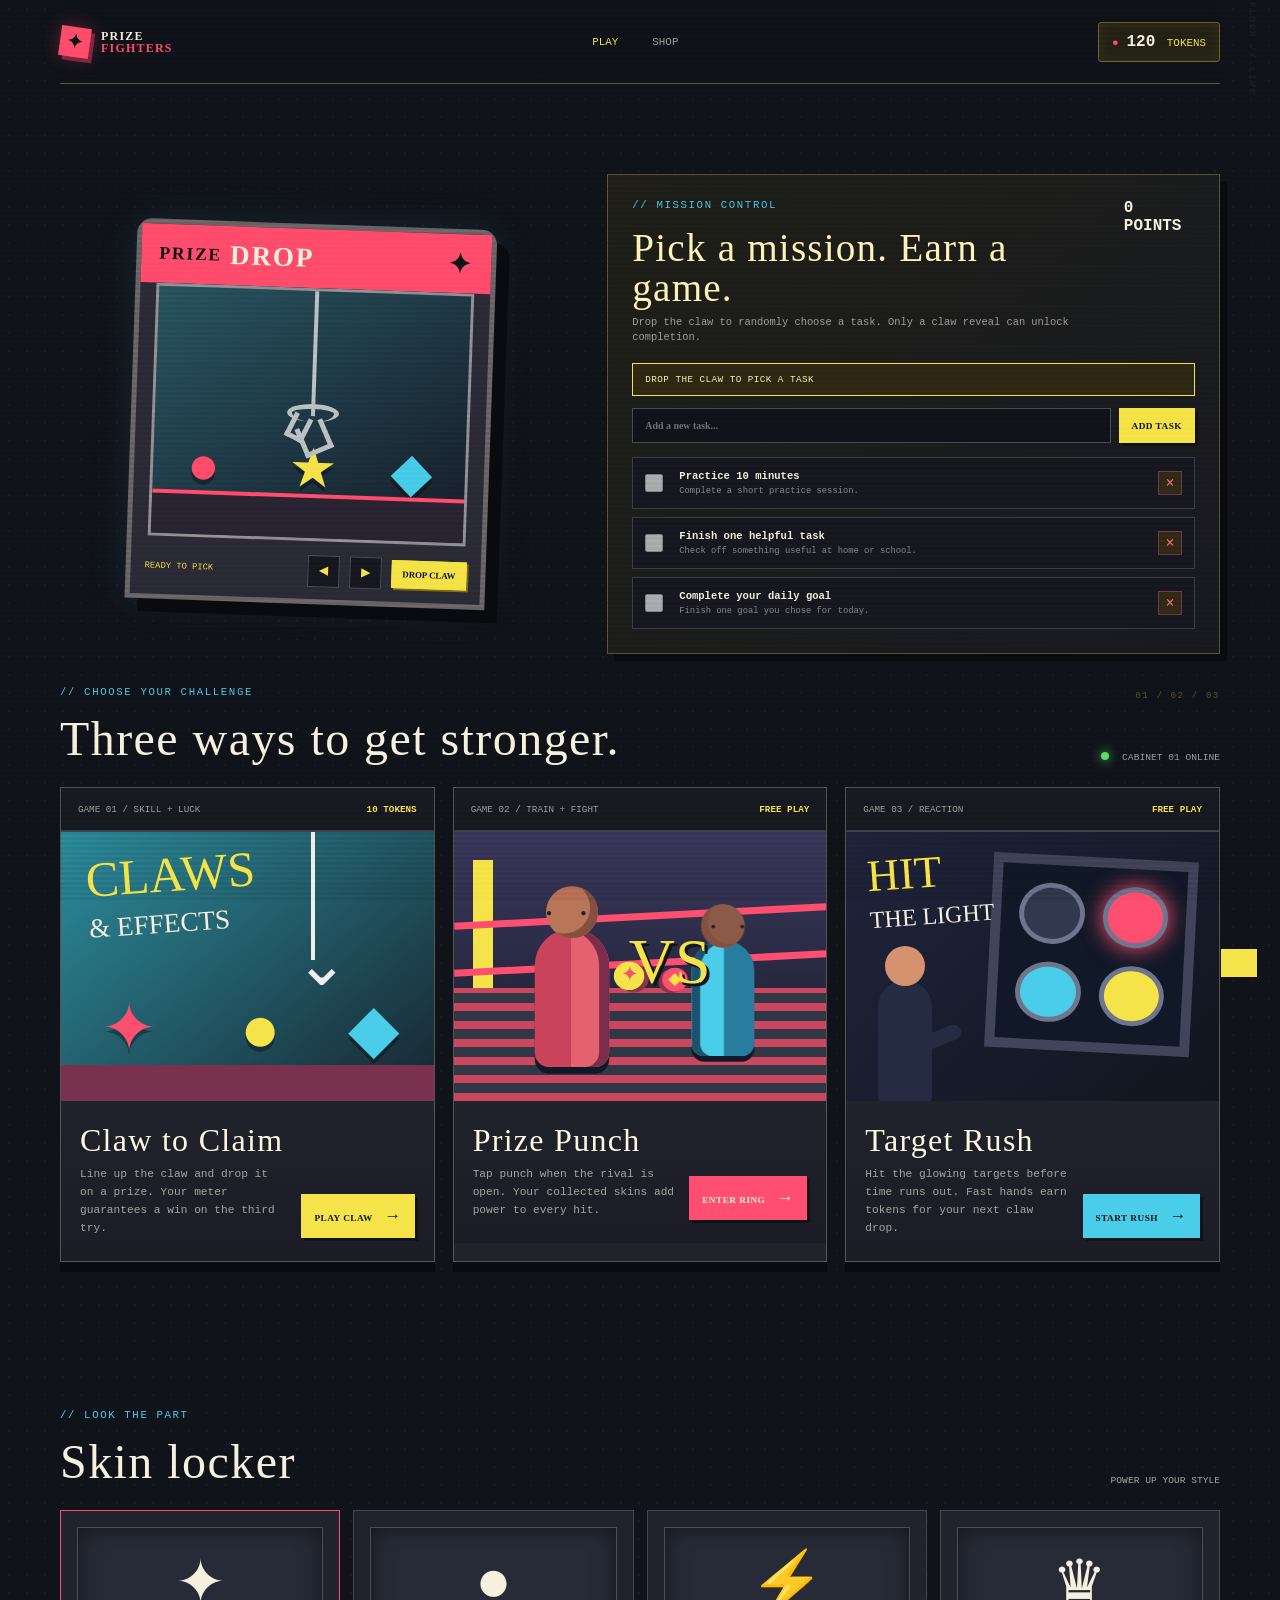
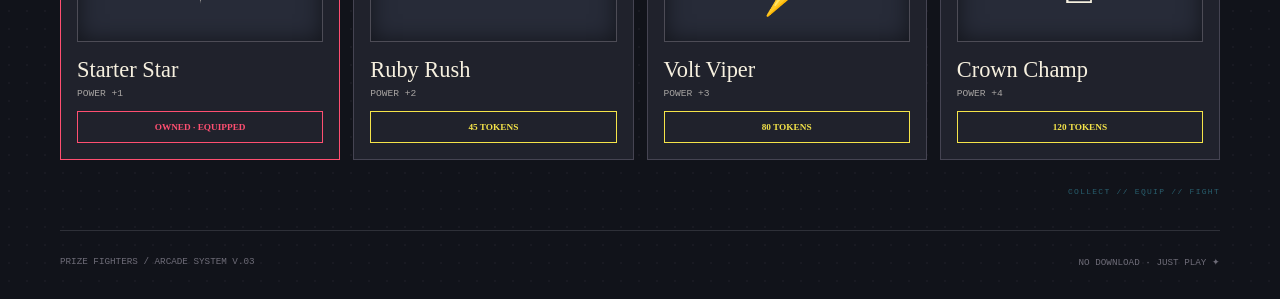
<file: index.html>
<!doctype html>
<html lang="en">
<head><meta charset="utf-8"><meta name="viewport" content="width=device-width, initial-scale=1"><title>PRIZE FIGHTERS // Arcade</title><link rel="stylesheet" href="styles.css"><link rel="stylesheet" href="character-overrides.css"><link rel="stylesheet" href="boxing-arena.css"><link rel="stylesheet" href="boxing-realism.css"><link rel="stylesheet" href="skin-selector.css"><link rel="stylesheet" href="arena-controls.css"><link rel="stylesheet" href="fair-fight.css"><link rel="stylesheet" href="boxing-modes.css"><link rel="stylesheet" href="human-boxers.css"><link rel="stylesheet" href="menu-polish.css"><link rel="stylesheet" href="todo-rewards.css"><link rel="stylesheet" href="first-person-3d.css"><link rel="stylesheet" href="claw-task-machine.css"></head>
<body><div class="scanlines"></div><header class="topbar"><a class="brand" href="#top"><span class="brand-mark">✦</span><span>PRIZE<br><b>FIGHTERS</b></span></a><nav><a class="nav-link active" href="#games">PLAY</a><a class="nav-link" href="#how">HOW IT WORKS</a><a class="nav-link" href="#shop">SHOP</a></nav><div class="wallet"><span>●</span><b id="coinCount">120</b> TOKENS</div></header>
<main id="top"><section class="hero wrap"><div class="hero-copy"><p class="eyebrow">// WELCOME TO THE RING</p><h1>WIN<br><em>THE PRIZE.</em></h1><p class="lede">Play skill games, train your fighter, and collect prizes. Every win makes your next round stronger.</p><button class="button hot" data-scroll="games">ENTER THE ARCADE <span>→</span></button></div><div class="hero-machine"><div class="machine-top"><span>PRIZE</span><b>DROP</b><i>✦</i></div><div class="machine-glass"><div class="claw claw-hero"><span></span><i></i></div><div class="toy toy-red">●</div><div class="toy toy-yellow">★</div><div class="toy toy-blue">◆</div><div class="machine-floor"></div></div><div class="machine-base"><span>INSERT TOKEN</span><b>▶</b></div></div></section>
<section id="games" class="wrap games-section"><div class="section-head"><div><p class="eyebrow">// CHOOSE YOUR CHALLENGE</p><h2>Three ways to get stronger.</h2></div><span class="status-pill"><i></i> CABINET 01 ONLINE</span></div><div class="game-grid">
<article class="game-card claw-card"><div class="card-top"><span>GAME 01 / SKILL + LUCK</span><b>10 TOKENS</b></div><div class="card-art claw-art"><div class="art-sign">CLAWS<br><em>&amp; EFFECTS</em></div><div class="mini-claw"><span></span></div><div class="prize prize-a">✦</div><div class="prize prize-b">●</div><div class="prize prize-c">◆</div><div class="art-floor"></div></div><div class="card-content"><div><h3>Claw to Claim</h3><p>Line up the claw and drop it on a prize. Your meter guarantees a win on the third try.</p></div><button class="button small" data-game="claw">PLAY CLAW <span>→</span></button></div></article>
<article class="game-card boxing-card"><div class="card-top"><span>GAME 02 / TRAIN + FIGHT</span><b>FREE PLAY</b></div><div class="card-art boxing-art"><div class="ring-rope r1"></div><div class="ring-rope r2"></div><div class="ring-corner"></div><div class="fighter you"><i>✦</i></div><div class="fighter rival"><i>◆</i></div><div class="vs">VS</div></div><div class="card-content"><div><h3>Prize Punch</h3><p>Tap punch when the rival is open. Your collected skins add power to every hit.</p></div><button class="button small pink" data-game="boxing">ENTER RING <span>→</span></button></div></article>
<article class="game-card target-card"><div class="card-top"><span>GAME 03 / REACTION</span><b>FREE PLAY</b></div><div class="card-art target-art"><div class="target-label">HIT<br><em>THE LIGHT</em></div><div class="target-board"><i></i><i></i><i></i><i></i></div><div class="player-silhouette"><b></b><i></i></div></div><div class="card-content"><div><h3>Target Rush</h3><p>Hit the glowing targets before time runs out. Fast hands earn tokens for your next claw drop.</p></div><button class="button small blue" data-game="target">START RUSH <span>→</span></button></div></article>
</div></section>
<section id="how" class="how wrap"><div class="how-icon">?</div><div><p class="eyebrow">// FAIR PLAY RULES</p><h2>Practice earns tokens.<br>Prizes earn power.</h2></div><div class="steps"><p><b>01</b> Play any free game to earn tokens.</p><p><b>02</b> Spend 10 tokens on the claw.</p><p><b>03</b> The third attempt is always a win.</p></div></section><section id="shop" class="shop wrap"><div class="section-head"><div><p class="eyebrow">// LOOK THE PART</p><h2>Skin locker</h2></div><span>POWER UP YOUR STYLE</span></div><div class="shop-grid" id="shopGrid"></div></section></main><footer class="wrap"><span>PRIZE FIGHTERS / ARCADE SYSTEM V.03</span><span>NO DOWNLOAD · JUST PLAY ✦</span></footer>
<dialog id="gameModal"><div class="modal-head"><div><p class="eyebrow">// LIVE CABINET</p><h2 id="modalTitle">Claw to Claim</h2></div><button class="close" id="closeModal">×</button></div><div id="modalBody"></div></dialog><div class="toast" id="toast"></div><script src="boxing-arena.js"></script><script src="boxing-feedback.js"></script><script src="skin-selector.js"></script><script src="arena-controls.js"></script><script src="boxing-modes.js"></script><script src="todo-rewards.js"></script><script src="claw-tasks.js"></script><script src="first-person-3d.js"></script><script src="game.js"></script><script src="keyboard-controls.js"></script></body></html>
</file>
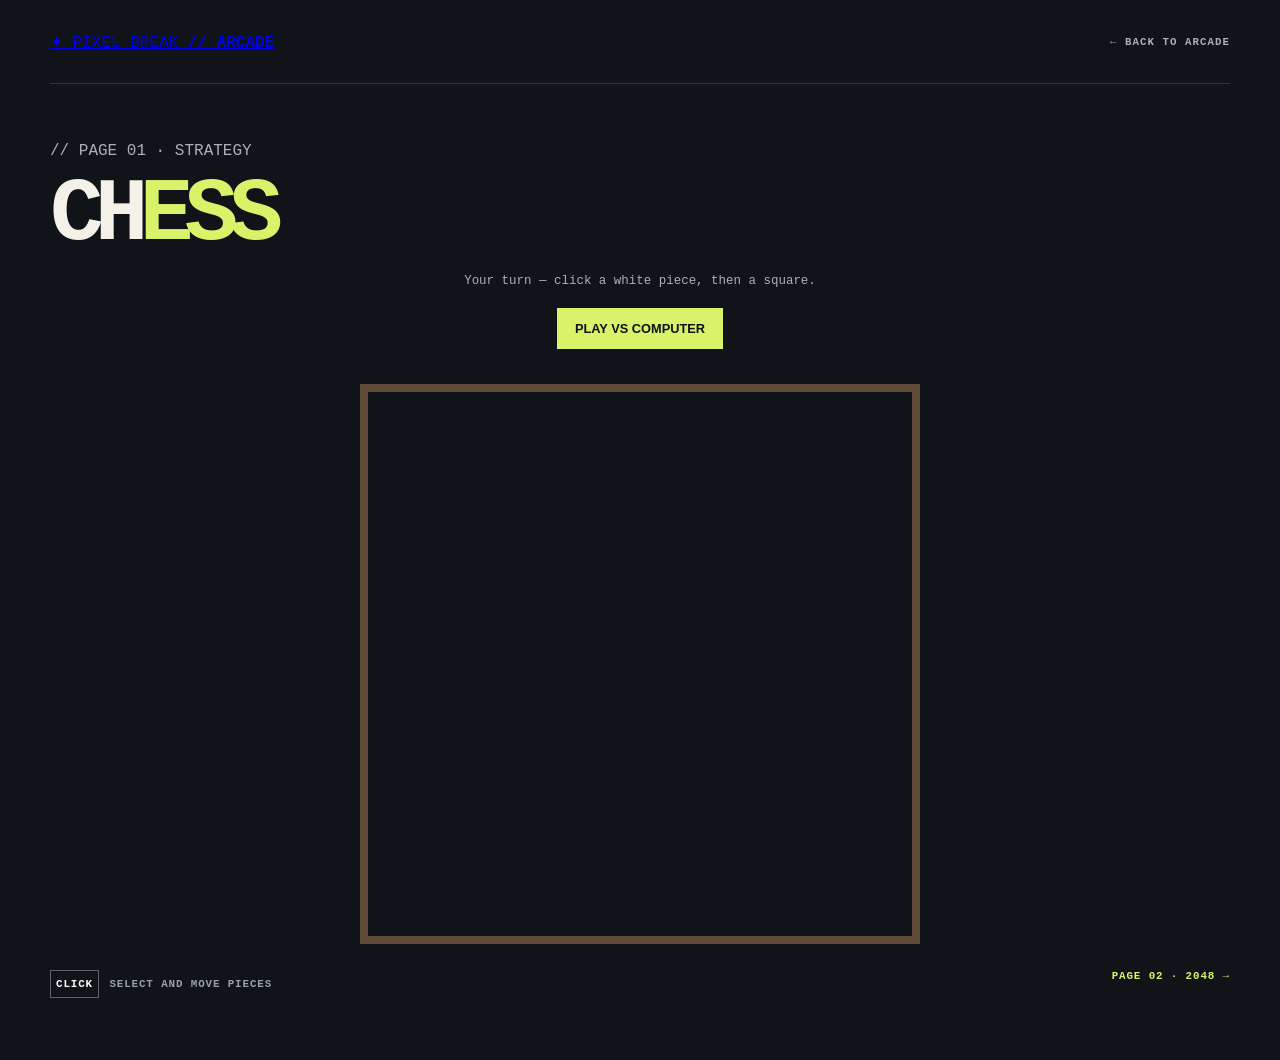
<file: chess.html>
<!doctype html><html lang="en"><head><meta charset="UTF-8"><meta name="viewport" content="width=device-width,initial-scale=1"><title>Chess // Pixel Break</title><link rel="stylesheet" href="styles.css"><link rel="stylesheet" href="game.css"></head><body class="game-page" style="--accent:#d8f36a"><header class="topbar game-shell game-header"><a class="logo" href="index.html"><span>✦</span> PIXEL BREAK <b>// ARCADE</b></a><a class="back-link" href="index.html">← back to arcade</a></header><main class="game-shell game-stage"><div class="game-title-row"><div><p class="kicker game-kicker">// PAGE 01 · STRATEGY</p><h1>CH<span>ESS</span></h1></div></div><p class="game-note" id="chess-status">Your turn — click a white piece, then a square.</p><div class="button-row"><button id="modeButton" class="restart" type="button">PLAY VS COMPUTER</button></div><div id="chessboard" class="chessboard" aria-label="Chess board"></div><div class="controls"><span><b class="key">CLICK</b> Select and move pieces</span><span><a href="2048.html">Page 02 · 2048 →</a></span></div></main><script src="game.js"></script></body></html>
</file>
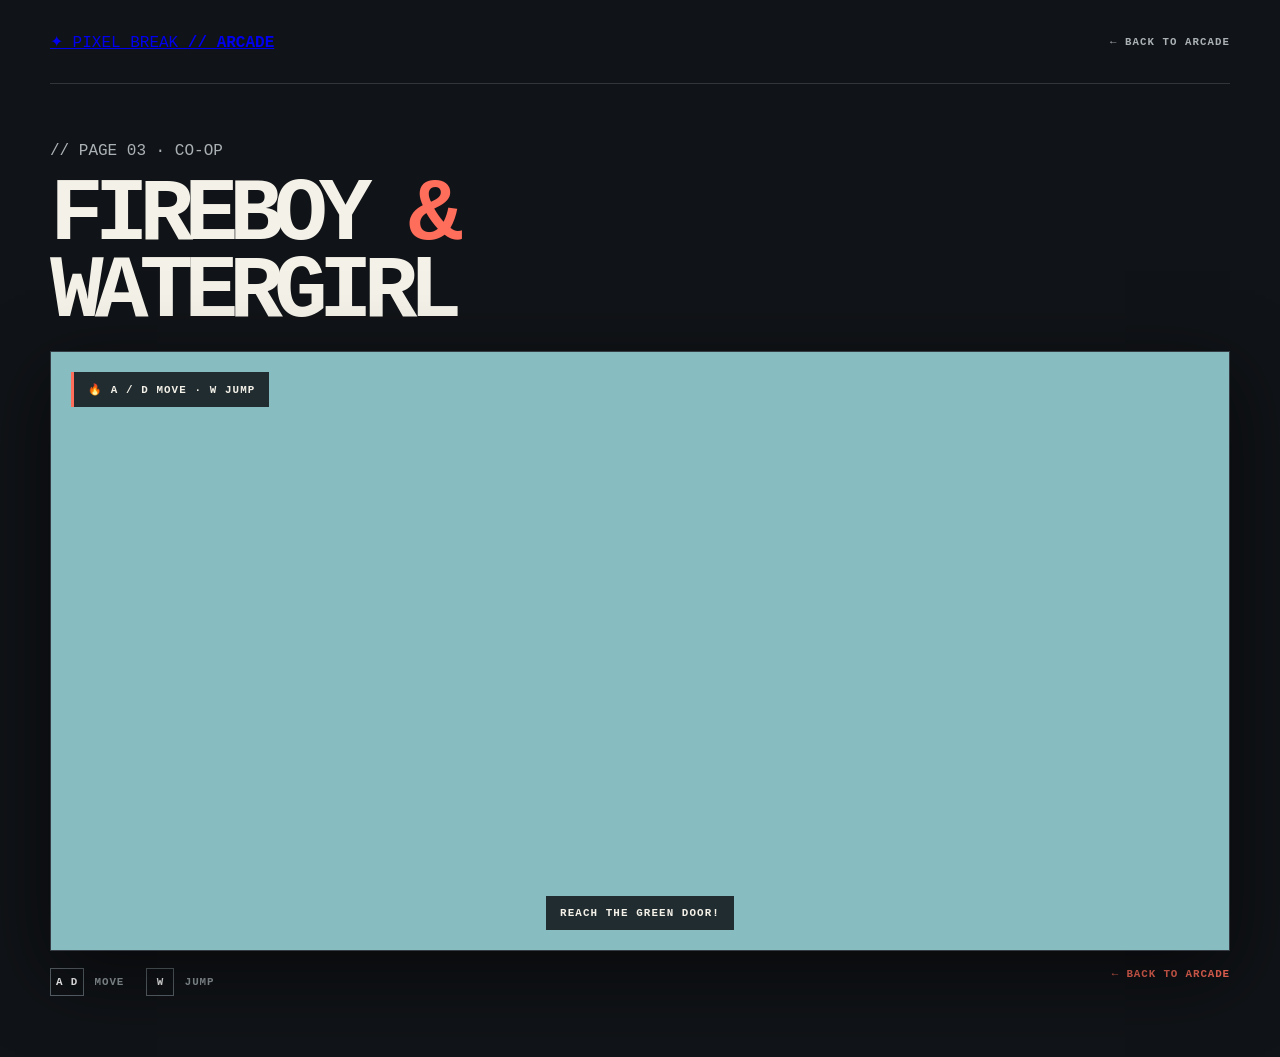
<file: fireboy.html>
<!doctype html><html lang="en"><head><meta charset="UTF-8"><meta name="viewport" content="width=device-width,initial-scale=1"><title>Fireboy &amp; Watergirl // Pixel Break</title><link rel="stylesheet" href="styles.css"><link rel="stylesheet" href="game.css"></head><body class="game-page" data-game="fireboy" style="--accent:#ff6d5b"><header class="topbar game-shell game-header"><a class="logo" href="index.html"><span>✦</span> PIXEL BREAK <b>// ARCADE</b></a><a class="back-link" href="index.html">← back to arcade</a></header><main class="game-shell game-stage"><div class="game-title-row"><div><p class="kicker game-kicker">// PAGE 03 · CO-OP</p><h1>FIREBOY <span>&amp;</span><br>WATERGIRL</h1></div></div><div class="play-wrap fire-game"><canvas id="fireScene"></canvas><div class="game-ui"><div class="badge">🔥 A / D move · W jump</div><div class="tip" id="fire-status">Reach the green door!</div></div><div class="mobile-controls"><button data-key="ArrowLeft">←</button><button data-key="ArrowRight">→</button><button data-key="Space">↑</button></div></div><div class="controls"><span><b class="key">A D</b> Move &nbsp; <b class="key">W</b> Jump</span><span><a href="index.html">← Back to arcade</a></span></div></main><script src="game.js"></script></body></html>
</file>
<file: styles.css>
:root{--ink:#11131a;--paper:#f6f0df;--muted:#a7a4a2;--pink:#ff4f71;--yellow:#f5e449;--blue:#49cde8;--panel:#20222c;--line:#454452}*{box-sizing:border-box}html{scroll-behavior:smooth}body{margin:0;background:var(--ink);color:var(--paper);font-family:'Space Mono',monospace;background-image:radial-gradient(#3b3b4630 1px,transparent 1px);background-size:18px 18px}.scanlines{position:fixed;inset:0;pointer-events:none;z-index:10;background:linear-gradient(#fff0 50%,#00000012 50%);background-size:100% 5px;mix-blend-mode:overlay}.wrap{width:min(1160px,calc(100% - 48px));margin:auto}.topbar{height:84px;border-bottom:1px solid var(--line);display:flex;align-items:center;justify-content:space-between;width:min(1160px,calc(100% - 48px));margin:auto;position:relative;z-index:2}.brand{display:flex;align-items:center;gap:11px;color:var(--paper);text-decoration:none;font:700 .75rem/1 'Space Mono';letter-spacing:.1em}.brand b{color:var(--pink)}.brand-mark{display:grid;place-items:center;background:var(--pink);color:var(--ink);width:30px;height:30px;font-size:1.2rem;transform:rotate(8deg)}nav{display:flex;gap:34px;font-size:.68rem}nav a{color:var(--muted);text-decoration:none}nav a:hover,nav a.active{color:var(--yellow)}.wallet{font-size:.68rem;color:var(--yellow)}.wallet span{color:var(--pink);margin-right:8px}.wallet b{font-size:1rem;color:var(--paper);margin-right:5px}.eyebrow{color:var(--blue);font-size:.67rem;letter-spacing:.15em;margin:0 0 17px}.hero{min-height:540px;display:flex;justify-content:space-between;align-items:center;gap:50px}.hero h1{font:400 clamp(5rem,11vw,9.5rem)/.78 'Bebas Neue';letter-spacing:.02em;margin:0}.hero h1 em{font-style:normal;color:var(--pink);text-shadow:5px 5px 0 #72253d}.lede{max-width:420px;color:var(--muted);font-size:.85rem;line-height:1.7;margin:27px 0}.button{border:0;padding:15px 18px;background:var(--yellow);color:var(--ink);font:700 .7rem 'Space Mono';cursor:pointer;letter-spacing:.05em}.button span{font-size:1.05rem;margin-left:28px}.button:hover{filter:brightness(1.1);transform:translateY(-2px)}.hero-machine{width:360px;height:380px;border:5px solid #70686b;border-radius:15px 15px 0 0;background:#2b2c37;box-shadow:13px 13px 0 #0a0b10;transform:rotate(2deg);position:relative}.machine-top{height:59px;background:var(--pink);color:var(--ink);padding:10px 18px;display:flex;align-items:center;gap:8px;font:700 1.1rem 'Bebas Neue';letter-spacing:.1em}.machine-top b{color:var(--paper);font-size:1.7rem}.machine-top i{margin-left:auto;font-style:normal;font-size:1.7rem}.machine-glass{position:absolute;inset:59px 16px 58px;background:linear-gradient(140deg,#4dcee050,#161a2780),#18212c;border:3px solid #98939a;overflow:hidden}.machine-floor{position:absolute;bottom:0;inset-inline:0;height:44px;background:#2c2434;border-top:4px solid var(--pink)}.claw{position:absolute;top:0;left:50%;height:125px;width:4px;background:#bdc2c4;z-index:2}.claw span{position:absolute;top:113px;left:-24px;width:52px;height:18px;border:5px solid #bdc2c4;border-bottom:0;border-radius:50%}.claw i{position:absolute;top:124px;left:-22px;height:26px;width:20px;border:5px solid #bdc2c4;border-top:0;transform:rotate(25deg)}.claw i:after{content:'';position:absolute;right:-29px;top:0;height:26px;width:20px;border:5px solid #bdc2c4;border-top:0;transform:rotate(-50deg)}.toy{position:absolute;bottom:35px;font-size:3.4rem;text-shadow:0 5px 0 #0005}.toy-red{left:34px;color:var(--pink)}.toy-yellow{left:136px;color:var(--yellow)}.toy-blue{right:32px;color:var(--blue)}.machine-base{position:absolute;bottom:0;inset-inline:0;height:57px;padding:20px;color:var(--yellow);font-size:.6rem}.machine-base b{float:right;color:var(--pink)}.games-section{padding:32px 0 77px}.section-head{display:flex;align-items:end;justify-content:space-between;margin-bottom:24px}.section-head h2,.how h2{font:400 3rem/1 'Bebas Neue';margin:0;letter-spacing:.03em}.status-pill,.section-head>span{font-size:.6rem;color:var(--muted)}.status-pill i{display:inline-block;width:8px;height:8px;background:#5ce26a;border-radius:50%;margin-right:7px;box-shadow:0 0 11px #5ce26a}.game-grid{display:grid;grid-template-columns:1fr 1fr;gap:18px}.game-card{background:var(--panel);border:1px solid var(--line);overflow:hidden}.card-top{height:43px;display:flex;justify-content:space-between;align-items:center;padding:0 17px;font-size:.58rem;color:var(--muted)}.card-top b{color:var(--yellow);font-size:.58rem}.card-art{height:270px;position:relative;overflow:hidden}.claw-art{background:linear-gradient(140deg,#2c8d9d,#17252f);border-top:1px solid var(--line)}.art-sign{position:absolute;top:23px;left:26px;font:400 3.1rem/.82 'Bebas Neue';color:var(--yellow);transform:rotate(-4deg);z-index:2}.art-sign em{color:var(--paper);font-style:normal;font-size:1.7rem}.mini-claw{position:absolute;width:4px;height:130px;background:#eee;top:-2px;left:67%;z-index:2}.mini-claw:after{content:'⌄';font:4rem Arial;color:#eee;position:absolute;top:96px;left:-16px}.prize{position:absolute;font-size:4.2rem;bottom:30px;text-shadow:0 5px #0005}.prize-a{left:40px;color:var(--pink)}.prize-b{left:48%;color:var(--yellow)}.prize-c{right:34px;color:var(--blue)}.art-floor{position:absolute;bottom:0;inset-inline:0;height:36px;background:#7a314e}.boxing-art{background:linear-gradient(#3a3155,#1d1e2b);border-top:1px solid var(--line)}.boxing-art:after{content:'';position:absolute;inset:auto 0 0;height:42%;background:repeating-linear-gradient(0deg,#ca475f 0 8px,#303846 8px 18px)}.ring-rope{position:absolute;left:0;right:0;height:7px;background:var(--pink);z-index:2;transform:rotate(-3deg)}.r1{top:81px}.r2{top:128px}.ring-corner{position:absolute;left:19px;top:28px;width:20px;height:220px;background:#f5e449}.fighter{position:absolute;z-index:3;bottom:42px;width:75px;height:112px;background:#f24f68;border-radius:40px 40px 20px 20px;box-shadow:0 0 0 10px #f24f6825}.fighter:before{content:'';position:absolute;left:12px;top:-33px;width:51px;height:51px;border-radius:50%;background:#f7c28b}.fighter:after{content:'●';position:absolute;color:var(--ink);font-size:1.4rem;left:31px;top:-20px}.fighter i{position:absolute;z-index:2;font-style:normal;color:var(--yellow);font-size:2rem;right:-25px;top:27px}.you{left:23%;transform:scale(1.13)}.rival{right:19%;background:var(--blue);transform:scale(.95) rotateY(180deg)}.rival i{color:var(--pink)}.vs{position:absolute;z-index:4;left:47%;top:93px;font:4rem 'Bebas Neue';color:var(--yellow);text-shadow:3px 3px #12131b}.card-content{display:flex;justify-content:space-between;align-items:end;gap:15px;padding:21px 19px 23px}.card-content h3{font:400 2rem 'Bebas Neue';margin:0 0 7px}.card-content p{color:var(--muted);font-size:.7rem;line-height:1.6;margin:0;max-width:325px}.button.small{padding:12px 13px;white-space:nowrap;font-size:.58rem}.button.small span{margin-left:9px}.button.pink{background:var(--pink);color:var(--paper)}.how{border-top:1px solid var(--line);border-bottom:1px solid var(--line);padding:58px 0;display:grid;grid-template-columns:65px 1fr 1fr;gap:26px;align-items:center}.how-icon{width:52px;height:52px;border-radius:50%;background:var(--yellow);color:var(--ink);display:grid;place-items:center;font-weight:700;font-size:1.4rem}.steps{border-left:1px solid var(--line);padding-left:25px;color:var(--muted);font-size:.73rem;line-height:1.8}.steps p{margin:7px 0}.steps b{color:var(--pink);margin-right:16px}.shop{padding:70px 0}.shop-grid{display:grid;grid-template-columns:repeat(4,1fr);gap:13px}.skin{background:var(--panel);border:1px solid var(--line);padding:16px}.skin-preview{height:115px;display:grid;place-items:center;font-size:3.8rem;background:#272b38;margin-bottom:15px}.skin h3{font:400 1.4rem 'Bebas Neue';margin:0}.skin p{font-size:.6rem;color:var(--muted);margin:5px 0 12px}.skin button{width:100%;padding:10px;background:transparent;border:1px solid var(--yellow);color:var(--yellow);font:700 .58rem 'Space Mono';cursor:pointer}.skin button:disabled{border-color:#555;color:#777}.skin.owned{border-color:var(--pink)}.skin.owned button{color:var(--pink);border-color:var(--pink)}footer{padding:25px 0 30px;display:flex;justify-content:space-between;color:#6e6c78;font-size:.58rem}dialog{width:min(690px,calc(100% - 30px));background:#1d1e28;color:var(--paper);border:2px solid var(--yellow);padding:27px;box-shadow:12px 12px 0 #0008}dialog::backdrop{background:#000b;backdrop-filter:blur(4px)}.modal-head{display:flex;justify-content:space-between;align-items:start;border-bottom:1px solid var(--line);padding-bottom:17px;margin-bottom:20px}.modal-head h2{font:400 2.7rem 'Bebas Neue';margin:0}.close{background:none;border:0;color:var(--paper);font-size:2rem;cursor:pointer}.claw-console,.boxing-console{display:grid;grid-template-columns:1fr 180px;gap:20px}.claw-stage,.boxing-stage{height:280px;position:relative;background:linear-gradient(#1d6370,#17232c);border:2px solid #777;overflow:hidden}.console-claw{position:absolute;top:0;width:4px;height:125px;background:#fff;left:var(--claw-x,50%);transition:left .2s}.console-claw:after{content:'⌄';position:absolute;top:95px;left:-16px;color:#fff;font-size:4rem}.console-prize{position:absolute;bottom:30px;font-size:4rem}.console-prize.a{left:14%;color:var(--pink)}.console-prize.b{left:45%;color:var(--yellow)}.console-prize.c{right:14%;color:var(--blue)}.console-floor{position:absolute;bottom:0;inset-inline:0;height:30px;background:#71304c}.game-controls{background:#292b38;padding:20px;display:flex;flex-direction:column;gap:12px}.game-controls button{padding:13px;border:1px solid var(--line);background:#191a21;color:var(--paper);font:700 .64rem 'Space Mono';cursor:pointer}.game-controls button:hover{border-color:var(--yellow);color:var(--yellow)}.meter{height:8px;background:#15161c;margin:8px 0}.meter i{display:block;height:100%;width:0;background:var(--pink);transition:.3s}.console-note,.fight-info{color:var(--muted);font-size:.65rem;line-height:1.55}.boxing-console{grid-template-columns:1fr 190px}.health{position:absolute;top:17px;width:38%;height:14px;background:#171820;border:2px solid #eee}.health i{display:block;height:100%;background:var(--pink)}.health.player{left:18px}.health.enemy{right:18px}.health.enemy i{background:var(--blue);float:right}.punch-btn{height:130px;background:var(--pink);border:0;color:#fff;font:400 2.7rem 'Bebas Neue';cursor:pointer}.punch-btn:active{transform:scale(.95)}.fight-info b{color:var(--yellow)}.toast{position:fixed;bottom:23px;right:23px;background:var(--yellow);color:var(--ink);padding:14px 18px;font-size:.68rem;z-index:20;transform:translateY(100px);transition:.3s}.toast.show{transform:translateY(0)}@media(max-width:760px){.topbar{height:72px}.topbar nav{display:none}.hero{min-height:620px;display:block;padding-top:90px}.hero-machine{position:absolute;right:15px;top:215px;opacity:.34;transform:rotate(2deg) scale(.85)}.hero-copy{position:relative;z-index:1}.game-grid{grid-template-columns:1fr}.how{grid-template-columns:55px 1fr}.steps{grid-column:2}.shop-grid{grid-template-columns:1fr 1fr}.card-content{display:block}.card-content .button{margin-top:18px}.claw-console,.boxing-console{grid-template-columns:1fr}.section-head{align-items:start;gap:10px;flex-direction:column}footer{flex-direction:column;gap:12px}}
/* Clearer human character treatment and the new reaction cabinet. */
.game-grid{grid-template-columns:repeat(3,1fr)}
.target-art{background:linear-gradient(135deg,#20243c,#10151e);border-top:1px solid var(--line)}.target-label{position:absolute;left:22px;top:22px;color:var(--yellow);font:400 2.8rem/.82 'Bebas Neue';z-index:2;transform:rotate(-4deg)}.target-label em{font-style:normal;color:var(--paper);font-size:1.5rem}.target-board{position:absolute;right:25px;top:25px;width:205px;height:195px;border:10px solid #41445a;background:#111827;display:grid;grid-template-columns:1fr 1fr;gap:18px;padding:18px;transform:rotate(3deg)}.target-board i{display:block;border-radius:50%;background:#30394d;border:5px solid #6e758c}.target-board i:nth-child(2){background:var(--pink);box-shadow:0 0 22px var(--pink)}.target-board i:nth-child(3){background:var(--blue)}.target-board i:nth-child(4){background:var(--yellow)}.player-silhouette{position:absolute;bottom:-4px;left:32px;width:54px;height:125px;background:#252b43;border-radius:28px 28px 9px 9px;z-index:3}.player-silhouette b{position:absolute;top:-34px;left:7px;width:40px;height:40px;border-radius:50%;background:#d4936e}.player-silhouette i{position:absolute;right:-30px;top:50px;width:43px;height:15px;background:#252b43;transform:rotate(-22deg);border-radius:10px}.blue{background:var(--blue)}
.boxing-art{background:linear-gradient(#3b395d,#161b2a)}.fighter{width:66px;height:122px;border-radius:32px 32px 13px 13px;background:linear-gradient(90deg,#c9435a 0 48%,#e46170 49%);box-shadow:inset -9px 0 #7c2d4c,0 6px 0 #111827}.fighter:before{left:10px;top:-38px;width:46px;height:46px;background:#b87558;box-shadow:inset -7px -4px #85503f}.fighter:after{content:'●  ●';letter-spacing:10px;font-size:.55rem;left:10px;top:-19px;color:#241e26}.fighter i{right:-31px;top:29px;width:27px;height:25px;border-radius:50%;background:var(--yellow);color:var(--pink);font-size:1.15rem;text-align:center;line-height:25px;box-shadow:4px 2px 0 #8b324d}.rival{background:linear-gradient(90deg,#287c9d 0 48%,#49cde8 49%);box-shadow:inset -9px 0 #1d526e,0 6px 0 #111827}.rival:before{background:#8c5a49}.rival i{background:var(--pink);color:var(--yellow)}
@media(max-width:960px){.game-grid{grid-template-columns:1fr 1fr}.target-card{grid-column:1/-1}.target-card .card-art{height:240px}}@media(max-width:760px){.game-grid{grid-template-columns:1fr}.target-card{grid-column:auto}}
.target-stage{height:280px;position:relative;overflow:hidden;border:2px solid #646a81;background:radial-gradient(circle at 50% 50%,#32375b,#151a27)}.rush-grid{position:absolute;inset:0;background-image:linear-gradient(#ffffff10 1px,transparent 1px),linear-gradient(90deg,#ffffff10 1px,transparent 1px);background-size:33.333% 33.333%}.rush-target{position:absolute;z-index:2;width:62px;height:62px;margin:-31px 0 0 -31px;border-radius:50%;display:grid;place-items:center;background:var(--pink);border:8px solid var(--yellow);box-shadow:0 0 30px var(--pink);color:#fff;font-size:1.6rem;cursor:pointer;transition:.15s}.rush-target:hover{transform:scale(1.13)}
.real-fight .boxing-stage{background:radial-gradient(circle at 50% 35%,#554a74,#1a1b2b)}.round-badge{position:absolute;top:10px;left:50%;z-index:5;transform:translateX(-50%);background:var(--yellow);color:var(--ink);padding:6px 12px;font-size:.58rem;font-weight:700}.health-label{position:absolute;top:38px;z-index:4;font-size:.55rem;font-weight:700;color:var(--paper)}.health-label i{font-style:normal;color:var(--yellow);margin-left:5px}.you-label{left:18px}.rival-label{right:18px}.real-fight .health{top:56px}.stamina-bar{position:absolute;bottom:12px;left:18px;right:18px;height:12px;background:#10131d;border:2px solid #6f7184;z-index:4}.stamina-bar span{position:absolute;top:-17px;left:0;color:var(--yellow);font-size:.48rem}.stamina-bar i{display:block;width:100%;height:100%;background:var(--yellow);transition:.2s}.fight-actions{display:grid;grid-template-columns:1fr 1fr;gap:8px}.fight-actions button{min-height:48px}.fight-actions button small{display:block;color:var(--muted);font-size:.45rem;margin-top:4px}.fight-actions button.active{background:var(--yellow);color:var(--ink);border-color:var(--yellow)}
</file>
<file: character-overrides.css>
/* Human-style boxer silhouettes: heads, faces, gloves, shorts, legs, and shoes. */
.fight-actions button { position: relative; padding-top: 23px; }
.fight-actions::before { content: 'KEYBOARD: J jab  ·  H heavy  ·  G guard  ·  D dodge'; grid-column: 1 / -1; color: var(--yellow); font-size: .55rem; line-height: 1.4; }
.fight-actions button::after { content: 'J'; position: absolute; top: 6px; right: 7px; color: var(--blue); font-size: .55rem; border: 1px solid var(--blue); padding: 1px 4px; }
#heavy::after { content: 'H'; }
#guard::after { content: 'G'; }
#dodge::after { content: 'D'; }
.fight-actions button.key-pressed { transform: translateY(2px) scale(.97); box-shadow: 0 0 0 3px var(--blue); }
.real-fight .fighter { height: 132px; width: 58px; border-radius: 26px 26px 15px 15px; background: linear-gradient(90deg,#5b2333 0 11%,#c94a61 12% 69%,#8f304b 70%); box-shadow: inset -7px 0 #71243c, 0 9px 0 #111827, 0 0 0 8px #f24f6820; }
.real-fight .fighter::before { left: 7px; top: -43px; width: 44px; height: 48px; border-radius: 48% 48% 43% 43%; background: linear-gradient(135deg,#b87558 0 63%,#784331 64%); box-shadow: inset 5px -4px #8b4f3b; }
.real-fight .fighter::after { content: ''; left: 14px; top: -16px; width: 8px; height: 5px; border-radius: 50%; background: #241e26; box-shadow: 15px 0 #241e26, 7px 13px 0 -1px #8a3f35; }
.real-fight .fighter i { right: -35px; top: 29px; width: 28px; height: 28px; border-radius: 50%; background: var(--yellow); color: transparent; box-shadow: 4px 3px 0 #8b324d, -26px 73px 0 -5px #f5c28c; }
.real-fight .rival { background: linear-gradient(90deg,#164c65 0 11%,#2d91ad 12% 69%,#1c607b 70%); box-shadow: inset -7px 0 #17485f, 0 9px 0 #111827, 0 0 0 8px #49cde820; }
.real-fight .rival::before { background: linear-gradient(135deg,#8c5a49 0 63%,#5f352e 64%); }
.real-fight .rival i { background: var(--pink); box-shadow: 4px 3px 0 #70243b, -26px 73px 0 -5px #d9a079; }
</file>
<file: boxing-arena.css>
.boxing-arena { color: #fff7d6; }
.arena-setup { display:grid; gap:18px; text-align:center; padding:18px 4px 6px; }
.arena-kicker { color:#f6d56d; font-size:.65rem; letter-spacing:.18em; }
.arena-setup h3 { margin:0; color:#f8dc78; font:400 3rem/.9 'Bebas Neue'; text-shadow:3px 3px #5f4217; }
.arena-setup p { color:#c9c0a4; font-size:.72rem; line-height:1.6; margin:0 auto; max-width:470px; }
.arena-mode-row { display:flex; justify-content:center; gap:12px; flex-wrap:wrap; }
.arena-mode,.arena-primary { border:1px solid #b58b2c; background:#2a2417; color:#f8dc78; padding:13px 17px; font:700 .65rem 'Space Mono'; cursor:pointer; }
.arena-mode.active,.arena-primary { background:#d5a934; color:#1a1710; box-shadow:0 4px 0 #735313; }
.arena-room { display:grid; gap:8px; margin:3px auto 0; max-width:280px; }
.arena-room input { background:#16151a; border:1px solid #5d5339; color:#f8dc78; padding:12px; text-align:center; font:700 .75rem 'Space Mono'; letter-spacing:.15em; }
.arena-room small,.arena-help { color:#9d967e; font-size:.57rem; line-height:1.6; }
.arena-room[hidden] { display:none; }
.boxing-arena .boxing-stage { background:radial-gradient(circle at 50% 30%,#776438 0,#342d26 34%,#17191e 78%); border-color:#aa8736; }
.arena-ring { position:absolute; inset:0; background:linear-gradient(transparent 68%,#9b313d 69% 73%,#e0b84b 74% 76%,#9b313d 77% 81%,#28262a 82%); }
.arena-rope { position:absolute; left:-4%; right:-4%; height:5px; background:#e7c04f; box-shadow:0 0 0 2px #6f421f; z-index:2; transform:rotate(-2deg); }
.arena-rope.one{top:43%}.arena-rope.two{top:53%}.arena-rope.three{top:63%}
.arena-corner { position:absolute; top:22%; bottom:17%; left:50%; width:9px; background:#d9b34d; transform:translateX(-50%); z-index:2; }
.arena-boxer { position:absolute; z-index:3; bottom:28px; width:74px; height:132px; border-radius:36px 36px 14px 14px; background:linear-gradient(90deg,#59263b 0 13%,#d25a64 14% 68%,#802e43 69%); box-shadow:inset -9px 0 #66263b,0 11px 0 #0b0c10; transition:transform .12s; }
.arena-boxer::before { content:''; position:absolute; left:12px; top:-48px; width:50px; height:53px; border-radius:48% 48% 43% 43%; background:linear-gradient(135deg,#bc7a59 0 62%,#73412f 63%); box-shadow:inset 6px -5px #8d4d38; }
.arena-boxer::after { content:''; position:absolute; left:23px; top:-28px; width:8px; height:5px; border-radius:50%; background:#211a1a; box-shadow:18px 0 #211a1a,9px 14px 0 -1px #74382e; }
.arena-boxer .glove { position:absolute; right:-32px; top:28px; width:31px; height:31px; border-radius:50%; background:#f2c647; box-shadow:4px 3px 0 #805c1c; }
.arena-boxer .arm { position:absolute; right:-27px; top:48px; width:43px; height:14px; border-radius:12px; background:#d25a64; transform:rotate(-25deg); transform-origin:left center; }
.arena-boxer .shorts { position:absolute; bottom:-1px; left:7px; right:7px; height:38px; background:#212c4c; border-top:5px solid #f1c74c; border-radius:5px 5px 11px 11px; }
.arena-boxer .leg { position:absolute; bottom:-27px; width:20px; height:31px; background:#bc7a59; border-radius:0 0 10px 10px; }
.arena-boxer .leg.left{left:12px}.arena-boxer .leg.right{right:12px}
.arena-boxer .shoe { position:absolute; bottom:-32px; width:34px; height:10px; border-radius:10px 15px 4px 4px; background:#f4df9d; }
.arena-boxer .shoe.left{left:3px}.arena-boxer .shoe.right{right:3px}
.arena-boxer.p1 { left:18%; }.arena-boxer.p2 { right:18%; transform:scaleX(-1); background:linear-gradient(90deg,#153e58 0 13%,#2f9ab5 14% 68%,#1d5e79 69%); box-shadow:inset -9px 0 #17485f,0 11px 0 #0b0c10; }
.arena-boxer.p2 .glove { background:#e55269; }.arena-boxer.p2 .arm{background:#2f9ab5}.arena-boxer.p2 .shorts{background:#51304c}.arena-boxer.p2 .shoe{background:#b5ecf1}
.arena-boxer.hit { animation:arenaHit .22s ease; }.arena-boxer.block { filter:brightness(1.35); box-shadow:0 0 0 5px #f4d45b, inset -9px 0 #66263b,0 11px 0 #0b0c10; }
.arena-boxer.attack { animation:arenaPunch .34s ease; }
@keyframes arenaPunch { 45% { transform:translateX(22px) scale(1.04); filter:brightness(1.18); } }
.arena-boxer.p2.attack { animation-name:arenaPunchP2; }
@keyframes arenaPunchP2 { 45% { transform:scaleX(-1) translateX(22px) scale(1.04); filter:brightness(1.18); } }
.arena-boxer.dodge { animation:arenaDodge .42s ease; }
@keyframes arenaDodge { 45% { transform:translateX(-34px) rotate(-8deg); filter:brightness(1.25); } }
.arena-boxer.p2.dodge { animation-name:arenaDodgeP2; }
@keyframes arenaDodgeP2 { 45% { transform:scaleX(-1) translateX(-34px) rotate(8deg); filter:brightness(1.25); } }
@keyframes arenaHit { 50%{transform:translateX(12px) rotate(2deg)} }.arena-boxer.p2.hit{animation-name:arenaHitP2}.arena-boxer.p2.block{box-shadow:0 0 0 5px #f4d45b,inset -9px 0 #17485f,0 11px 0 #0b0c10}@keyframes arenaHitP2{50%{transform:scaleX(-1) translateX(12px) rotate(-2deg)}}
.arena-hud { position:absolute; z-index:5; top:12px; left:15px; right:15px; display:flex; justify-content:space-between; gap:20px; font-size:.55rem; font-weight:700; }
.arena-health { width:38%; }.arena-health.enemy{text-align:right}.arena-health label{color:#f8dc78}.arena-bar{height:13px; margin-top:5px; background:#141419; border:2px solid #f0d27a}.arena-bar i{display:block; width:100%; height:100%; background:#e45668; transition:.2s}.arena-health.enemy .arena-bar i{margin-left:auto;background:#48c7dc}
.arena-message { min-height:35px; color:#f3e8bd; font-size:.64rem; line-height:1.5; }
.arena-controls { display:grid; grid-template-columns:1fr 1fr; gap:9px; margin-top:12px; }.arena-controls h4{grid-column:1/-1;margin:0;color:#f8dc78;font:400 1.45rem 'Bebas Neue'}.arena-controls button{padding:10px 8px;border:1px solid #625332;background:#211f1c;color:#fff7d6;font:700 .58rem 'Space Mono';cursor:pointer}.arena-controls button:hover{border-color:#f2d36c}.arena-controls button:active{transform:scale(.96)}.arena-controls small{display:block;color:#9d967e;font-size:.46rem;margin-top:4px}.arena-bottom{display:flex;justify-content:space-between;gap:10px;align-items:center;margin-top:12px;color:#a69c80;font-size:.55rem}.arena-gold{color:#f6d56d}.arena-room-code{font-size:.8rem;letter-spacing:.2em;color:#f8dc78}.arena-controls[hidden]{display:none}@media(max-width:650px){.arena-boxer.p1{left:13%}.arena-boxer.p2{right:13%}.arena-controls{grid-template-columns:1fr 1fr}}
</file>
<file: boxing-realism.css>
/* Final character pass: clear hair, varied skin tones, and a readable guard. */
.arena-boxer .hair { position:absolute; z-index:2; left:9px; top:-50px; width:49px; height:20px; border-radius:50% 55% 18% 18%; background:#211b1a; transform:rotate(-5deg); }
.arena-boxer .hair::after { content:''; position:absolute; left:-4px; top:7px; width:13px; height:25px; border-radius:50%; background:inherit; }
.arena-boxer.p1 .hair { background:#2d211d; }
.arena-boxer.p2 .hair { background:#111827; transform:scaleX(-1) rotate(-5deg); }
.arena-boxer.p1::before { background:linear-gradient(135deg,#c88763 0 60%,#75402f 61%); }
.arena-boxer.p2::before { background:linear-gradient(135deg,#8e5b4b 0 60%,#4c2c2a 61%); }
.arena-boxer.block::before { box-shadow:inset 5px -4px #8b4f3b, 0 0 0 4px #f6d35f; }
.arena-boxer .guard-shield { position:absolute; z-index:6; left:-18px; top:5px; width:92px; height:100px; border:4px solid #f6d35f; border-radius:50%; opacity:0; transform:rotate(-15deg); pointer-events:none; background:radial-gradient(circle,#f6d35f42,#f6d35f0 68%); }
.arena-boxer.block .guard-shield { opacity:1; animation:guardPulse .55s ease infinite alternate; }
@keyframes guardPulse { from { filter:drop-shadow(0 0 2px #f6d35f); } to { filter:drop-shadow(0 0 12px #f6d35f); } }
.arena-controls button.active { background:#f6d35f; color:#1c1810; border-color:#fff0a6; box-shadow:0 0 13px #f6d35f88; }
.arena-message { border-left:4px solid #f6d35f; padding:8px 10px; background:#292318; }
</file>
<file: skin-selector.css>
.skin-picker { display:grid; gap:9px; padding:12px; border:1px solid #5d5339; background:#201b13; }
.skin-picker b { color:#f6d56d; font-size:.58rem; letter-spacing:.08em; }
.skin-options { display:flex; flex-wrap:wrap; justify-content:center; gap:6px; }
.skin-choice { min-width:72px; padding:8px 7px; border:1px solid #655936; background:#17161a; color:#d4c9a9; font:700 .5rem 'Space Mono'; cursor:pointer; }
.skin-choice:hover,.skin-choice.selected { border-color:#f6d56d; color:#1b170f; background:#f6d56d; }
.arena-boxer[data-skin="ruby"] { filter:hue-rotate(0deg); }
.arena-boxer[data-skin="volt"] { filter:hue-rotate(125deg) saturate(1.3); }
.arena-boxer[data-skin="gold"] { filter:hue-rotate(330deg) saturate(1.5) brightness(1.15); }
.arena-boxer[data-skin="emerald"] { filter:hue-rotate(75deg) saturate(1.25); }
.arena-boxer[data-skin="violet"] { filter:hue-rotate(250deg) saturate(1.3); }
.arena-boxer[data-skin="ice"] { filter:hue-rotate(160deg) saturate(.85) brightness(1.12); }
.arena-boxer[data-skin="shadow"] { filter:grayscale(.65) brightness(.72); }
.arena-boxer[data-skin="sunset"] { filter:hue-rotate(350deg) saturate(1.55) brightness(1.1); }
</file>
<file: arena-controls.css>
.face-picker { display:grid; gap:9px; padding:12px; border:1px solid #5d5339; background:#201b13; }
.face-picker b { color:#f6d56d; font-size:.58rem; letter-spacing:.08em; }
.face-options { display:flex; flex-wrap:wrap; justify-content:center; gap:6px; }
.face-choice { min-width:72px; padding:8px 7px; border:1px solid #655936; background:#17161a; color:#d4c9a9; font:700 .5rem 'Space Mono'; cursor:pointer; }
.face-choice:hover,.face-choice.selected { border-color:#f6d56d; color:#1b170f; background:#f6d56d; }
.arena-boxer.p1 { transition:left .16s ease,bottom .16s ease,filter .2s ease; }
.arena-boxer.p2 { transition:right .3s ease,filter .2s ease; }
.arena-boxer.step { animation:stepBounce .16s ease; }
@keyframes stepBounce { 50% { margin-bottom:5px; } }
.arena-controls:first-of-type h4 .arena-gold { font-size:0; }
.arena-controls:first-of-type h4 .arena-gold::after { content:'· WASD MOVE  ·  J I O K L ACTION'; font-size:.66rem; }
.arena-controls button[data-action="p1-jab"] { font-size:0; }
.arena-controls button[data-action="p1-jab"]::before { content:'LEFT PUNCH'; font-size:.58rem; }
.arena-controls button[data-action="p1-heavy"] { font-size:0; }
.arena-controls button[data-action="p1-heavy"]::before { content:'RIGHT PUNCH'; font-size:.58rem; }
.arena-controls button[data-action="p1-heavy"] small::after { content:'I · 18 dmg'; font-size:.46rem; }
.arena-controls button[data-action="p1-kick"] { font-size:0; }
.arena-controls button[data-action="p1-kick"]::before { content:'KICK'; font-size:.58rem; }
.arena-controls button[data-action="p1-kick"] small::after { content:'O · close range'; font-size:.46rem; }
.arena-controls button[data-action="p1-guard"] { font-size:0; }
.arena-controls button[data-action="p1-guard"]::before { content:'BLOCK'; font-size:.58rem; }
.arena-controls button[data-action="p1-guard"] small::after { content:'K · protect'; font-size:.46rem; }
.arena-boxer.whiff { animation:whiff .25s ease; }
@keyframes whiff { 50% { transform:translateX(13px) rotate(5deg); opacity:.7; } }
.arena-boxer .off-arm { position:absolute; z-index:1; left:-25px; top:45px; width:38px; height:14px; border-radius:12px; background:#d25a64; transform:rotate(22deg); transform-origin:right center; }
.arena-boxer .off-glove { position:absolute; z-index:2; left:-39px; top:57px; width:27px; height:27px; border-radius:50%; background:#f2c647; box-shadow:-3px 3px 0 #805c1c; }
.arena-boxer.p2 .off-arm { background:#2f9ab5; }.arena-boxer.p2 .off-glove { background:#e55269; box-shadow:-3px 3px 0 #70243b; }
.referee { position:absolute; z-index:2; left:50%; bottom:72px; width:25px; height:63px; transform:translateX(-50%); background:repeating-linear-gradient(0deg,#e6e1cd 0 8px,#292b35 8px 15px); border-radius:10px 10px 4px 4px; opacity:.85; }
.referee::before { content:''; position:absolute; left:3px; top:-24px; width:19px; height:20px; border-radius:50%; background:#b97859; box-shadow:inset -3px -2px #794431; }
.referee span { position:absolute; left:-15px; top:22px; width:18px; height:7px; background:#e6e1cd; transform:rotate(-25deg); box-shadow:42px 10px #e6e1cd; }
.arena-boxer[data-face="smile"]::after { width:15px; height:8px; border-radius:0 0 12px 12px; box-shadow:15px 0 #211a1a,7px 13px 0 -1px #8a3f35; }
.arena-boxer[data-face="scar"]::after { width:8px; height:5px; background:#211a1a; box-shadow:15px 0 #211a1a,7px 13px 0 -1px #8a3f35,4px -7px 0 -2px #f4d2b0; }
.arena-boxer[data-face="mask"]::after { left:8px; top:-22px; width:33px; height:14px; border-radius:3px; background:#e8e2ca; box-shadow:15px 0 #211a1a,7px 13px 0 -1px #8a3f35; }
.arena-boxer.block-hit { animation:blockImpact .25s ease; }
@keyframes blockImpact { 50% { filter:brightness(1.8); transform:scale(1.05); } }
.boxing-stage.round-over::after { content:'ROUND OVER'; position:absolute; z-index:8; inset:40% 0 auto; text-align:center; color:#f6d56d; font:400 2.5rem 'Bebas Neue'; letter-spacing:.12em; text-shadow:3px 3px #4c3512; }
.arena-hud { padding:8px 10px; background:#15131dcc; border:1px solid #f6d56d66; border-radius:5px; }
.arena-bar { height:16px; border-radius:3px; box-shadow:0 0 8px #000; }
.arena-bar i { border-radius:1px; }
.arena-controls { padding:12px; border:1px solid #5f4b22; background:linear-gradient(145deg,#282116,#17161a); border-radius:5px; }
.arena-controls button { border-radius:3px; transition:transform .12s,background .12s,box-shadow .12s; }
.arena-controls button:disabled { opacity:.38; cursor:not-allowed; }
</file>
<file: fair-fight.css>
/* Fair-fight presentation: equal HP, readable win condition, grounded boxer styling. */
.arena-hud::after { content:'FAIR ROUND · FIRST HP TO 0 LOSES'; position:absolute; top:72px; left:50%; transform:translateX(-50%); white-space:nowrap; color:#d8c9a3; font-size:.47rem; letter-spacing:.08em; }
.arena-health label::after { content:' HP'; color:#9c947f; font-size:.48rem; }
.arena-boxer { filter:saturate(.78) contrast(1.08); box-shadow:inset -8px 0 #552b32, 0 7px 0 #0d0f13; }
.arena-boxer::before { box-shadow:inset 5px -5px #764631; }
.arena-boxer.p1 { background:linear-gradient(90deg,#4d2b32 0 12%,#a94f4d 13% 68%,#71353d 69%); }
.arena-boxer.p2 { background:linear-gradient(90deg,#1d4354 0 12%,#377d89 13% 68%,#285c6d 69%); box-shadow:inset -8px 0 #1c4554,0 7px 0 #0d0f13; }
.arena-boxer .glove,.arena-boxer .off-glove { box-shadow:2px 2px 0 #594622; }
.arena-message { font-size:.68rem; border-left-width:5px; }
.arena-controls h4 { letter-spacing:.04em; }
.arena-controls::after { content:'STAMINA ACTIVE · HEAVY AND DODGE USE ENERGY'; grid-column:1 / -1; color:#f6d56d; font-size:.48rem; letter-spacing:.06em; text-align:center; }
</file>
<file: boxing-modes.css>
.difficulty-picker { display:grid; gap:9px; padding:12px; border:1px solid #806427; background:#201a10; }
.difficulty-picker>b { color:#f6d56d; font-size:.58rem; letter-spacing:.1em; }
.difficulty-options { display:grid; grid-template-columns:repeat(3,1fr); gap:7px; }
.difficulty-options button { padding:9px 5px; border:1px solid #6e5c31; background:#17161a; color:#d6c99e; font:700 .53rem 'Space Mono'; cursor:pointer; }
.difficulty-options button small { display:block; margin-top:4px; color:#8dd9d9; font-size:.43rem; }
.difficulty-options button.selected,.difficulty-options button:hover { background:#f0c853; color:#1b170f; border-color:#fff1a1; }
.difficulty-options button.selected small,.difficulty-options button:hover small { color:#554317; }
.difficulty-note { color:#9c947f; font-size:.52rem; line-height:1.5; }
.match-info { position:absolute; z-index:7; left:50%; top:96px; transform:translateX(-50%); display:flex; gap:12px; align-items:center; white-space:nowrap; color:#eadfb8; font-size:.5rem; background:#161318d9; border:1px solid #b58b2c; padding:7px 10px; border-radius:3px; }
.match-info b { color:#f6d56d; }.match-info strong,.match-clock { color:#fff3ae; font-size:.72rem; }.match-clock { font-variant-numeric:tabular-nums; }
.boxing-stage { perspective:800px; transform-style:preserve-3d; }
.boxing-stage .arena-ring { transform:rotateX(8deg) scale(1.04); transform-origin:bottom; box-shadow:inset 0 -35px 50px #0a0a0dcc; }
.boxing-stage .arena-rope { box-shadow:0 4px 0 #6c3a27,0 0 12px #f1c84b55; }
.arena-boxer { transform-style:preserve-3d; }
@media(max-width:650px){.difficulty-options{grid-template-columns:1fr}.match-info{top:100px;gap:6px;font-size:.42rem}.match-info span:last-child{display:none;}}
</file>
<file: human-boxers.css>
/* Human character pass: oval anatomy, necks, ears, hairline, and facial detail. */
.arena-boxer { border-radius:28px 28px 12px 12px; }
.arena-boxer::before { left:9px; top:-51px; width:42px; height:54px; border-radius:46% 46% 43% 43%; border:1px solid #643c31; box-shadow:inset 5px -7px #75402f; }
.arena-boxer::after { left:18px; top:-28px; width:7px; height:5px; border-radius:50%; background:#231b1a; box-shadow:16px 0 #231b1a, 7px 13px 0 -1px #7c3f32; }
.arena-boxer .neck { position:absolute; z-index:-1; left:20px; top:-5px; width:25px; height:20px; border-radius:0 0 10px 10px; background:#a9654e; }
.arena-boxer.p2 .neck { background:#7b4b40; }
.arena-boxer .hair { left:5px; top:-55px; width:50px; height:23px; border-radius:56% 62% 22% 16%; background:#211a19; transform:rotate(-4deg); box-shadow:0 6px 0 -2px #211a19, 18px -4px 0 -3px #211a19; }
.arena-boxer .hair::after { left:-5px; top:9px; width:12px; height:29px; border-radius:70% 20% 50% 50%; background:inherit; box-shadow:42px 3px 0 -2px #211a19; }
.arena-boxer .face-detail { position:absolute; z-index:3; left:12px; top:-18px; width:7px; height:3px; border-radius:50%; background:#9a5542; box-shadow:16px 0 #9a5542; }
.arena-boxer .face-detail::after { content:''; position:absolute; left:10px; top:8px; width:9px; height:4px; border-bottom:1px solid #6f352f; border-radius:0 0 9px 9px; }
.arena-boxer.p2 .face-detail { background:#5e392f; box-shadow:16px 0 #5e392f; }
.arena-boxer.p1[data-face="smile"] .face-detail::after { height:7px; border-bottom:2px solid #6f352f; }
.arena-boxer.p1[data-face="scar"] .face-detail::before { content:''; position:absolute; left:7px; top:-9px; width:2px; height:12px; background:#7b4338; transform:rotate(25deg); }
.arena-boxer.p1[data-face="mask"] .face-detail { left:7px; top:-22px; width:32px; height:13px; border-radius:4px; background:#e8e2ca; box-shadow:none; }
.arena-boxer .off-arm,.arena-boxer .arm { height:16px; border-radius:14px; }
.arena-boxer .shorts { height:35px; border-radius:4px 4px 8px 8px; }
</file>
<file: menu-polish.css>
/* Arcade menu polish: stronger hierarchy, cabinet glow, and clearer calls to play. */
body::before { content:'ARCADE FLOOR // LIVE'; position:fixed; top:96px; right:24px; z-index:0; color:#f5e44918; font-size:.55rem; letter-spacing:.22em; transform:rotate(90deg); transform-origin:right top; pointer-events:none; }
.topbar { border-bottom:1px solid #6c5a35; background:linear-gradient(180deg,#11131aee,#11131a99); backdrop-filter:blur(8px); }
.brand-mark { box-shadow:0 0 18px #ff4f7155,4px 4px 0 #77243d; }
.wallet { padding:10px 13px; border:1px solid #75632c; background:#252317; box-shadow:inset 0 0 14px #f5e44912; border-radius:3px; }
.hero { position:relative; z-index:1; min-height:570px; }
.hero-copy { max-width:560px; }
.hero-copy::before { content:'PLAYER 1 READY'; display:inline-block; margin-bottom:22px; padding:6px 9px; border:1px solid #49cde866; color:#49cde8; font-size:.53rem; letter-spacing:.16em; }
.hero h1 { text-shadow:0 0 26px #ff4f7120; }
.hero h1 em { text-shadow:5px 5px 0 #72253d,0 0 25px #ff4f714c; }
.button.hot { box-shadow:5px 5px 0 #866e18,0 0 22px #f5e44925; transition:transform .15s,box-shadow .15s; }
.button.hot:hover { box-shadow:2px 2px 0 #866e18,0 0 30px #f5e44955; }
.hero-machine { box-shadow:13px 13px 0 #0a0b10,0 0 40px #49cde81c; }
.games-section { position:relative; }
.games-section::before { content:'01  /  02  /  03'; position:absolute; right:0; top:37px; color:#f5e44955; font-size:.55rem; letter-spacing:.2em; }
.game-card { position:relative; border-color:#5b564d; box-shadow:0 10px 0 #0a0b10; transition:transform .2s,border-color .2s,box-shadow .2s; }
.game-card:hover { transform:translateY(-7px); border-color:#f5e449; box-shadow:0 16px 0 #0a0b10,0 0 22px #f5e4491c; }
.card-top { background:#181a22; border-bottom:1px solid #383946; }
.card-content { min-height:140px; background:linear-gradient(180deg,#20222c,#1b1c25); }
.card-content h3 { color:#fff8e1; letter-spacing:.04em; }
.button.small { box-shadow:3px 3px 0 #11131a; transition:transform .15s; }
.button.small:hover { transform:translate(-2px,-2px); }
.how { position:relative; background:linear-gradient(90deg,#191a22aa,#26221555,#191a22aa); }
.how-icon { box-shadow:4px 4px 0 #826c19,0 0 18px #f5e44933; }
.shop { position:relative; }
.shop::after { content:'COLLECT // EQUIP // FIGHT'; position:absolute; right:0; bottom:34px; color:#49cde866; font-size:.5rem; letter-spacing:.16em; }
.skin { transition:transform .18s,border-color .18s; }
.skin:hover { transform:translateY(-4px); border-color:#49cde8; }
.skin-preview { border:1px solid #4d4c56; box-shadow:inset 0 0 22px #0008; }
footer { border-top:1px solid #2e3038; }
@media(max-width:760px){body::before,.games-section::before,.shop::after{display:none}.hero-copy::before{margin-top:8px}.wallet{padding:8px}.game-card{box-shadow:0 6px 0 #0a0b10}}
</file>
<file: todo-rewards.css>
.todo-board { margin-top:26px; margin-bottom:22px; padding:24px; border:1px solid #64572f; background:linear-gradient(135deg,#202018,#191a22); box-shadow:7px 7px 0 #0a0b10; }
.todo-head { display:flex; align-items:end; justify-content:space-between; gap:18px; margin-bottom:17px; }
.todo-head h2 { margin:0; color:#fff3ba; font:400 2.45rem/1 'Bebas Neue'; letter-spacing:.03em; }
.todo-head p:not(.eyebrow) { color:#a7a4a2; font-size:.65rem; line-height:1.5; margin:8px 0 0; }
.todo-progress { color:#f5e449; font-size:.58rem; letter-spacing:.12em; white-space:nowrap; }
.todo-list { display:grid; gap:8px; }
.todo-add { display:flex; gap:8px; margin-bottom:12px; }.todo-add input { flex:1; min-width:0; padding:11px 12px; border:1px solid #4d5059; background:#11131a; color:#f6f0df; font:600 .62rem 'Space Mono'; }.todo-add button,.todo-remove { border:1px solid #75632c; background:#332b16; color:#f5e449; font:700 .55rem 'Space Mono'; cursor:pointer; }.todo-add button { padding:0 12px; }.todo-add button:hover,.todo-remove:hover { background:#f5e449; color:#11131a; }
.todo-item { display:grid; grid-template-columns:20px 28px 1fr auto; align-items:center; gap:10px; padding:12px; border:1px solid #3f4149; background:#171820; cursor:pointer; transition:border-color .15s,transform .15s; }
.todo-item:hover { border-color:#f5e449; transform:translateX(3px); }
.todo-item input { position:absolute; opacity:0; pointer-events:none; }
.todo-check { display:grid; place-items:center; width:24px; height:24px; border:1px solid #6d6238; color:#f5e449; font-size:.65rem; }
.todo-item.done { border-color:#5ce26a; background:#17221d; }.todo-item.done .todo-check { background:#5ce26a; color:#11131a; border-color:#5ce26a; }
.todo-item b { display:block; color:#f6f0df; font-size:.66rem; }.todo-item small { display:block; margin-top:4px; color:#8f8d8b; font-size:.55rem; }
.todo-item em { color:#49cde8; font-style:normal; font-size:.5rem; letter-spacing:.08em; text-align:right; }
.todo-remove { width:24px; height:24px; border-color:#713d4a; color:#ff7182; font-size:1rem; line-height:1; }
.task-claw { text-align:center; padding:18px 6px; }.task-claw h2 { color:#f5e449; font:400 2.8rem 'Bebas Neue'; margin:0 0 18px; }.task-claw p:not(.eyebrow) { color:#c9c0a4; font-size:.7rem; line-height:1.6; }.task-claw small { display:block; color:#9d967e; font-size:.55rem; margin:16px 0; }.picked-task { padding:24px 14px; border:2px solid #f5e449; background:#302914; color:#fff4bd; font:400 2.2rem 'Bebas Neue'; box-shadow:0 0 24px #f5e44933; }
[data-game].locked-game { position:relative; filter:grayscale(.5); opacity:.62; cursor:not-allowed; }
[data-game].locked-game::after { content:'🔒 ' attr(data-lock-label); display:block; margin-top:4px; color:#f5e449; font-size:.48rem; }
@media(max-width:760px){.todo-head{align-items:start;flex-direction:column}.todo-item{grid-template-columns:20px 28px 1fr}.todo-item em{grid-column:3;text-align:left;margin-top:4px}.todo-board{padding:18px}.todo-head h2{font-size:2rem}}
</file>
<file: first-person-3d.css>
.view-picker { display:grid; gap:8px; padding:12px; border:1px solid #4d6280; background:#171d29; }
.view-picker>b { color:#8de7ef; font-size:.58rem; letter-spacing:.1em; }.view-picker div{display:flex;gap:7px;flex-wrap:wrap}.view-picker button{padding:9px;border:1px solid #456079;background:#101721;color:#bdebf0;font:700 .5rem 'Space Mono';cursor:pointer}.view-picker button.selected,.view-picker button:hover{background:#65d8e4;color:#101721;border-color:#d8ffff}.view-picker small{color:#8e9bab;font-size:.5rem}
.first-person .boxing-stage { background:radial-gradient(ellipse at 50% 30%,#8b7444 0,#3b3030 36%,#11151d 82%); overflow:hidden; }
.first-person .arena-boxer.p1 { display:none; }
.first-person .arena-boxer.p2 { left:50%; right:auto; bottom:75px; transform:translateX(-50%) scale(1.42); transform-origin:bottom center; transition:transform .25s; }
.first-person .arena-boxer.p2.attack { animation:fpRivalHit .34s ease; }
@keyframes fpRivalHit { 50% { transform:translateX(-50%) scale(1.55) translateZ(70px); } }
.pov-crosshair { position:absolute; z-index:9; left:50%; top:52%; transform:translate(-50%,-50%); color:#f5e449; font:2rem Arial; text-shadow:0 0 10px #f5e449; }
.pov-target { position:absolute; z-index:7; left:50%; top:42%; transform:translateX(-50%); color:#f5e449aa; border:1px solid #f5e44988; padding:4px 8px; font-size:.46rem; letter-spacing:.2em; }
.pov-hands { position:absolute; z-index:8; bottom:-4px; left:0; right:0; height:125px; pointer-events:none; }
.pov-hands i { position:absolute; bottom:3px; width:70px; height:75px; border-radius:48% 48% 25% 25%; background:radial-gradient(circle at 35% 28%,#f6db92 0 13%,#d9a35e 14% 58%,#805232 59%); border:4px solid #f0c875; box-shadow:0 -12px 0 -5px #c68955,0 8px 0 #16151c; }
.pov-hands i:first-child { left:17%; transform:rotate(-18deg); }.pov-hands i:last-child { right:17%; transform:rotate(18deg); }
.first-person .arena-ring { transform:perspective(500px) rotateX(18deg) scale(1.18); transform-origin:bottom; }
.first-person::before { content:'3D FIRST-PERSON RING'; position:absolute; z-index:10; top:10px; left:50%; transform:translateX(-50%); color:#8de7ef; font-size:.55rem; letter-spacing:.16em; background:#101721dd; border:1px solid #65d8e4; padding:6px 9px; box-shadow:0 0 18px #65d8e444; }
</file>
<file: claw-task-machine.css>
.hero { display:grid; grid-template-columns:minmax(320px, .9fr) minmax(360px, 1.1fr); grid-template-rows:auto 1fr; align-items:center; gap:22px 46px; }
.hero-copy { grid-column:1/-1; grid-row:1; }
.hero-machine { grid-column:1; grid-row:2; justify-self:center; }
.hero-missions { grid-column:2; grid-row:2; width:100%; margin:0; align-self:center; }
.task-picked { margin:10px 0 12px; padding:10px 12px; border:1px solid #f5e449; background:#302914; color:#fff3ae; font-size:.58rem; letter-spacing:.05em; }
.machine-base { display:flex; align-items:center; gap:10px; padding:10px 14px; }
.claw-status { color:#f5e449; font-size:.55rem; flex:1; }
.drop-claw { border:1px solid #f5e449; background:#f5e449; color:#11131a; padding:8px 10px; font:700 .55rem 'Space Mono'; cursor:pointer; box-shadow:2px 2px 0 #866e18; }
.drop-claw:hover { transform:translateY(-2px); }.drop-claw:disabled{opacity:.55;cursor:wait;}
.complete-task { background:#49cde8; border-color:#49cde8; color:#11131a; }.complete-task:disabled { display:none; }
.claw-reveal { position:absolute; z-index:4; left:50%; bottom:46px; transform:translateX(-50%) scale(.6); opacity:0; width:78%; padding:9px 6px; border:2px solid #f5e449; background:#222018ee; color:#fff3ae; text-align:center; font:400 1.15rem 'Bebas Neue'; transition:opacity .2s,transform .2s; }
.machine-revealed .claw-reveal { opacity:1; transform:translateX(-50%) scale(1); }
.machine-playing .claw-hero { animation:clawDropTask 1.15s ease-in-out; }
.machine-grabbed .claw-hero { filter:drop-shadow(0 0 10px #f5e449); }
@keyframes clawDropTask { 0%,100%{height:125px} 42%{height:245px} 62%{height:225px} }
@media(max-width:900px){.hero{display:flex;flex-direction:column;align-items:stretch}.hero-copy{order:0}.hero-machine{order:1;align-self:center}.hero-missions{order:2}.hero-machine,.hero-missions{grid-column:auto;grid-row:auto}}
.confetti-layer { position:fixed; inset:0; z-index:100; pointer-events:none; overflow:hidden; }
.confetti-layer i { position:absolute; top:-20px; width:9px; height:15px; border-radius:2px; animation:confettiFall 1.8s linear forwards; }
@keyframes confettiFall { to { top:110%; transform:translateY(100vh) rotate(720deg); opacity:.15; } }
.todo-item input:disabled { opacity:1; cursor:not-allowed; }
.todo-item:has(input:disabled:not(:checked)):hover { transform:none; border-color:#3f4149; }
.hero-copy, #how, nav .nav-link[href="#how"] { display:none !important; }
.hero { grid-template-rows:1fr; padding-top:28px; }
.machine-base { flex-wrap:wrap; }
.claw-move { border:1px solid #4d5059; background:#171820; color:#f5e449; min-width:32px; height:32px; cursor:pointer; font:700 .7rem 'Space Mono'; }
.claw-move:hover { background:#f5e449; color:#11131a; }
.confetti-layer { z-index:2147483647 !important; }
.hero-missions { min-width:0; }
.hero-missions .todo-head { align-items:flex-start; }
.hero-missions .todo-list { width:100%; }
.hero-missions .todo-item { grid-template-columns:24px minmax(0,1fr) auto; text-align:left; min-width:0; }
.hero-missions .todo-item input { position:static; opacity:1; pointer-events:none; width:18px; height:18px; margin:0; accent-color:#f5e449; }
.hero-missions .todo-item span { min-width:0; text-align:left; }
.hero-missions .todo-item b, .hero-missions .todo-item small { text-align:left; overflow-wrap:anywhere; }
.hero-missions .todo-remove { justify-self:end; }
.add-task-form { display:flex; gap:8px; width:100%; margin:0 0 14px; }
.add-task-form input { flex:1; min-width:0; padding:11px 12px; border:1px solid #4d5059; background:#11131a; color:#f6f0df; font:600 .62rem 'Space Mono'; }
.add-task-form button { flex:0 0 auto; }
</file>
<file: game.css>
body{background:#101317;color:#f4f1e8}.game-page{min-height:100vh}.game-shell{width:min(1180px,calc(100% - 48px));margin:auto}.game-header{border-color:#30363c}.game-stage{padding:42px 0 60px}.game-title-row{display:flex;justify-content:space-between;align-items:end;margin-bottom:20px}.game-title-row h1{font-size:clamp(3.1rem,7vw,6rem);line-height:.86;letter-spacing:-.1em;margin:0}.game-title-row h1 span{color:var(--accent)}.back-link{color:#aab1b4;text-decoration:none;font-weight:700;font-size:.67rem;letter-spacing:.1em;text-transform:uppercase}.game-kicker{color:#aab1b4;margin-bottom:17px}.play-wrap{position:relative;min-height:500px;border:1px solid #353c43;background:#1c252b;overflow:hidden;box-shadow:0 24px 70px #0008}.game-ui{position:absolute;inset:0;pointer-events:none;padding:20px;display:flex;flex-direction:column;justify-content:space-between}.badge,.tip{background:#101317d9;padding:11px 14px;font-weight:700;font-size:.68rem;letter-spacing:.1em;text-transform:uppercase}.badge{align-self:flex-start;border-left:3px solid var(--accent)}.tip{align-self:center}.panel{position:absolute;z-index:3;left:50%;top:50%;transform:translate(-50%,-50%);background:#161b20ee;border:1px solid #5c6870;padding:25px;width:min(430px,calc(100% - 34px));text-align:center}.panel h2{margin:0 0 8px;font-size:1.7rem}.panel p{color:#aab1b4;font-size:.78rem;margin:0 0 17px}.button-row{display:flex;gap:8px;justify-content:center;flex-wrap:wrap}.answer,.restart{border:0;padding:13px 18px;background:var(--accent);color:#111;font-weight:700;font-size:.8rem;cursor:pointer}.answer:hover,.restart:hover{filter:brightness(1.14)}.hud{position:absolute;z-index:2;top:20px;right:20px;display:flex;gap:8px;font-weight:700;font-size:.68rem}.hud span{background:#101317d9;padding:10px 12px;color:var(--accent)}.controls{display:flex;justify-content:space-between;color:#97a1a6;font-weight:700;font-size:.68rem;letter-spacing:.08em;text-transform:uppercase;margin-top:17px}.controls a{color:var(--accent);text-decoration:none}.key{display:inline-grid;place-items:center;min-width:28px;height:28px;border:1px solid #5a646b;color:#fff;margin-right:3px;padding:0 5px}.board2048{width:min(430px,calc(100% - 32px));aspect-ratio:1;margin:60px auto 30px;background:#8b9a75;border:10px solid #8b9a75;border-radius:10px;display:grid;grid-template-columns:repeat(4,1fr);gap:9px}.tile2048{display:grid;place-items:center;background:#b9c39e;border-radius:6px;color:#384331;font-size:clamp(1.2rem,5vw,2rem);font-weight:800}.tile2048.v2{background:#eee9d8}.tile2048.v4{background:#d8f36a}.tile2048.v8{background:#ff9b73;color:white}.tile2048.v16{background:#ff6d5b;color:white}.tile2048.v32{background:#c74759;color:white}.chessboard{width:min(560px,calc(100% - 32px));aspect-ratio:1;margin:35px auto 26px;display:grid;grid-template-columns:repeat(8,1fr);border:8px solid #604b39}.square{border:0;display:grid;place-items:center;font-size:clamp(1.4rem,6vw,3.2rem);cursor:pointer}.square.light{background:#eddfbc}.square.dark{background:#80694f}.square.selected{outline:4px solid var(--lime);outline-offset:-4px}.white-piece{color:#fff;text-shadow:2px 3px #30271d}.black-piece{color:#2c241e}.fire-game{position:relative;height:min(68vh,600px);min-height:500px;background:#87bcc0}.fire-game canvas{width:100%;height:100%;display:block}.mobile-controls{display:none;position:absolute;bottom:15px;left:15px;gap:7px}.mobile-controls button{width:42px;height:42px;border:0;border-radius:8px;background:#101317cc;color:#fff;font-size:1.2rem}.game-note{color:#aab1b4;text-align:center;font-size:.78rem;margin:0 auto 20px}@media(max-width:700px){.game-shell{width:calc(100% - 28px)}.game-title-row{display:block}.back-link{display:inline-block;margin-bottom:25px}.controls{line-height:2;display:block}.controls a{float:right}.mobile-controls{display:flex}}
 .play-wrap:has(#board2048){padding-bottom:82px}.play-wrap:has(#board2048) .panel{top:auto;bottom:16px;transform:translateX(-50%);padding:8px 12px;width:auto}.play-wrap:has(#board2048) .panel h2,.play-wrap:has(#board2048) .panel p{display:none}
 .square.legal{box-shadow:inset 0 0 0 4px #d8f36a88}
 .square{aspect-ratio:1;padding:0;min-width:0;min-height:0}
</file>
